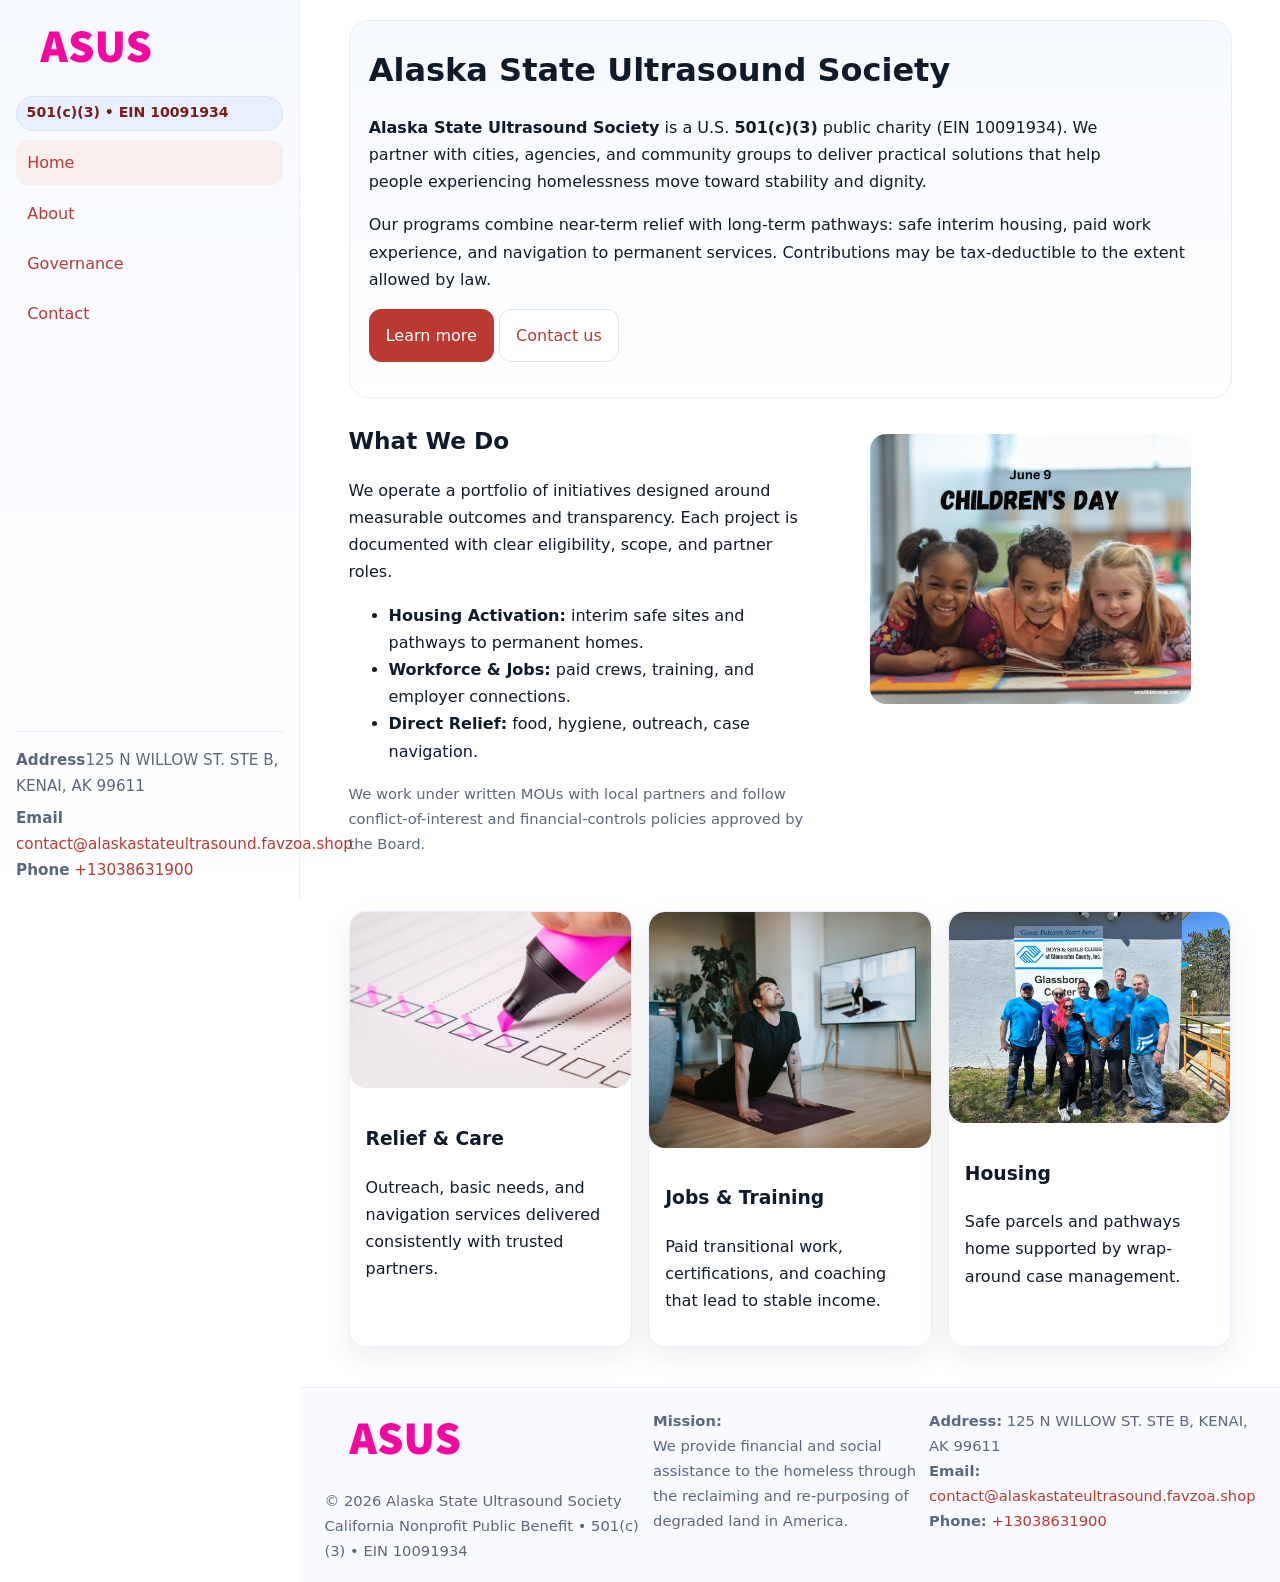
<file: index.html>
<!doctype html>
<html lang="en">
<head>
<meta charset="utf-8"/>
<meta name="viewport" content="width=device-width,initial-scale=1"/>
<title>Alaska State Ultrasound Society – Nonprofit • 2025</title>
<link rel="stylesheet" href="assets/styles.css"/>
<link rel="icon" href="images/logo.png">
<meta name="data-ein" content="10091934"><meta name="data-name" content="Alaska State Ultrasound Society">
<meta name="data-email" content="contact@alaskastateultrasound.favzoa.shop"><meta name="data-phone" content="+13038631900">
<meta name="data-address125 N WILLOW ST. STE B, KENAI, AK 99611"><meta name="data-map" content="821+N+ST+STE+102,+ANCHORAGE,+AK+99501">
  <meta name="description" content="Our nonprofit strengthens the community with programs focused on community services, education, and direct relief.">
</head>
<body>
<div style="position:absolute;left:-9999px;top:-9999px;opacity:0" data-uniq="{{UNIQUE_BLOB}}">
  <span>Our nonprofit strengthens the community with programs focused on community services, education, and direct relief.</span><svg width="12" height="12" viewBox="0 0 12 12" xmlns="http://www.w3.org/2000/svg"><circle cx="6" cy="6" r="5" fill="#0f766e"/></svg><img src="images/programs.jpg" width="1" height="1" alt="" loading="lazy"/>
</div>

<div class="app">
  <aside class="sidebar" aria-label="Sidebar">
    <div class="c202e83c9fe"><img src="images/logo.png" alt="Alaska State Ultrasound Society logo"></div>
    <span class="c7568231e9c">501(c)(3) • EIN 10091934</span>
    <nav class="ccfeeab33f1" aria-label="Main navigation">
      <a class="active" href="index.html">Home</a>
      <a href="about.html">About</a>
      <a href="governance.html">Governance</a>
      <a href="contact.html">Contact</a>
    </nav>
    <div class="contact">
      <div><strong>Address</strong>125 N WILLOW ST. STE B, KENAI, AK 99611</div>
      <div style="margin-top:.4rem"><strong>Email</strong> <a href="mailto:contact@alaskastateultrasound.favzoa.shop">contact@alaskastateultrasound.favzoa.shop</a></div>
      <div><strong>Phone</strong> <a href="tel:+13038631900">+13038631900</a></div>
    </div>
  </aside>

  <main>
    <div class="container">
      <section class="c089bedf136" aria-labelledby="home-title">
        <h1 id="home-title">Alaska State Ultrasound Society</h1>
        <p class="c32c3598ed5">
          <strong>Alaska State Ultrasound Society</strong> is a U.S. <strong>501(c)(3)</strong> public charity (EIN 10091934).
          We partner with cities, agencies, and community groups to deliver practical solutions that
          help people experiencing homelessness move toward stability and dignity.
        </p>
        <p>
          Our programs combine near-term relief with long-term pathways: safe interim housing,
          paid work experience, and navigation to permanent services. Contributions may be
          tax-deductible to the extent allowed by law.
        </p>
        <p>
          <a class="c1254bec99d btn-primary" href="about.html">Learn more</a>
          <a class="c1254bec99d" href="contact.html">Contact us</a>
        </p>
      </section>

      <section class="section split">
        <div>
          <h2>What We Do</h2>
          <p>
            We operate a portfolio of initiatives designed around measurable outcomes and transparency.
            Each project is documented with clear eligibility, scope, and partner roles.
          </p>
          <ul>
            <li><strong>Housing Activation:</strong> interim safe sites and pathways to permanent homes.</li>
            <li><strong>Workforce & Jobs:</strong> paid crews, training, and employer connections.</li>
            <li><strong>Direct Relief:</strong> food, hygiene, outreach, case navigation.</li>
          </ul>
          <p class="small">
            We work under written MOUs with local partners and follow conflict-of-interest and
            financial-controls policies approved by the Board.
          </p>
        </div>
        <figure>
          <img src="images/hero.jpg" alt="Community program in action">
        </figure>
      </section>

      <section class="section grid-3" aria-label="Highlights">
        <article class="ca9e4695c79">
          <img src="images/relief.jpg" alt="">
          <div class="card-body">
            <h3>Relief & Care</h3>
            <p>Outreach, basic needs, and navigation services delivered consistently with trusted partners.</p>
          </div>
        </article>
        <article class="ca9e4695c79">
          <img src="images/jobs.jpg" alt="">
          <div class="card-body">
            <h3>Jobs & Training</h3>
            <p>Paid transitional work, certifications, and coaching that lead to stable income.</p>
          </div>
        </article>
        <article class="ca9e4695c79">
          <img src="images/land.jpg" alt="">
          <div class="card-body">
            <h3>Housing</h3>
            <p>Safe parcels and pathways home supported by wrap-around case management.</p>
          </div>
        </article>
      </section>
    </div>

    <footer class="footer">
      <div class="container grid">
        <div>
          <img src="images/logo.png" alt="" style="width:160px;height:auto;margin-bottom:.5rem">
          <div class="small">© <span id="year"></span> Alaska State Ultrasound Society</div>
          <div class="small">California Nonprofit Public Benefit • 501(c)(3) • EIN 10091934</div>
        </div>
        <div>
          <div class="small"><strong>Mission:</strong><br>
            We provide financial and social assistance to the homeless through the reclaiming
            and re-purposing of degraded land in America.
          </div>
        </div>
        <div>
          <div class="small"><strong>Address:</strong> 125 N WILLOW ST. STE B, KENAI, AK 99611<br>
            <strong>Email:</strong> <a href="mailto:contact@alaskastateultrasound.favzoa.shop">contact@alaskastateultrasound.favzoa.shop</a><br>
            <strong>Phone:</strong> <a href="tel:+13038631900">+13038631900</a>
          </div>
        </div>
      </div>
    </footer>
  </main>
</div>

<!-- Color/skin by EIN/NAME -->
<script>
(function(){function g(n){const e=document.querySelector('meta[name="'+n+'"]');return e?e.content:''}
function h(s){let x=2166136261>>>0;for(let i=0;i<s.length;i++){x^=s.charCodeAt(i);x=(x*16777619)>>>0}return x>>>0}
let k=(g('data-ein')||'').replace(/\D+/g,'');if(!k)k=g('data-name')||location.hostname||'default';
const key=h(String(k)),H=key%360,S=55+(key%20),L=46;
const brand=`hsl(${H} ${S}% ${L}%)`,ink=`hsl(${H} ${Math.min(95,S+10)}% ${Math.max(22,L-18)}%)`,soft=`hsl(${H} ${Math.max(40,S-25)}% 95%)`;
const r=document.documentElement;r.style.setProperty('--brand',brand);r.style.setProperty('--brand-ink',ink);r.style.setProperty('--soft',soft);
const y=document.getElementById('year'); if(y) y.textContent=new Date().getFullYear();})();
</script>
</body>
</html>
</file>
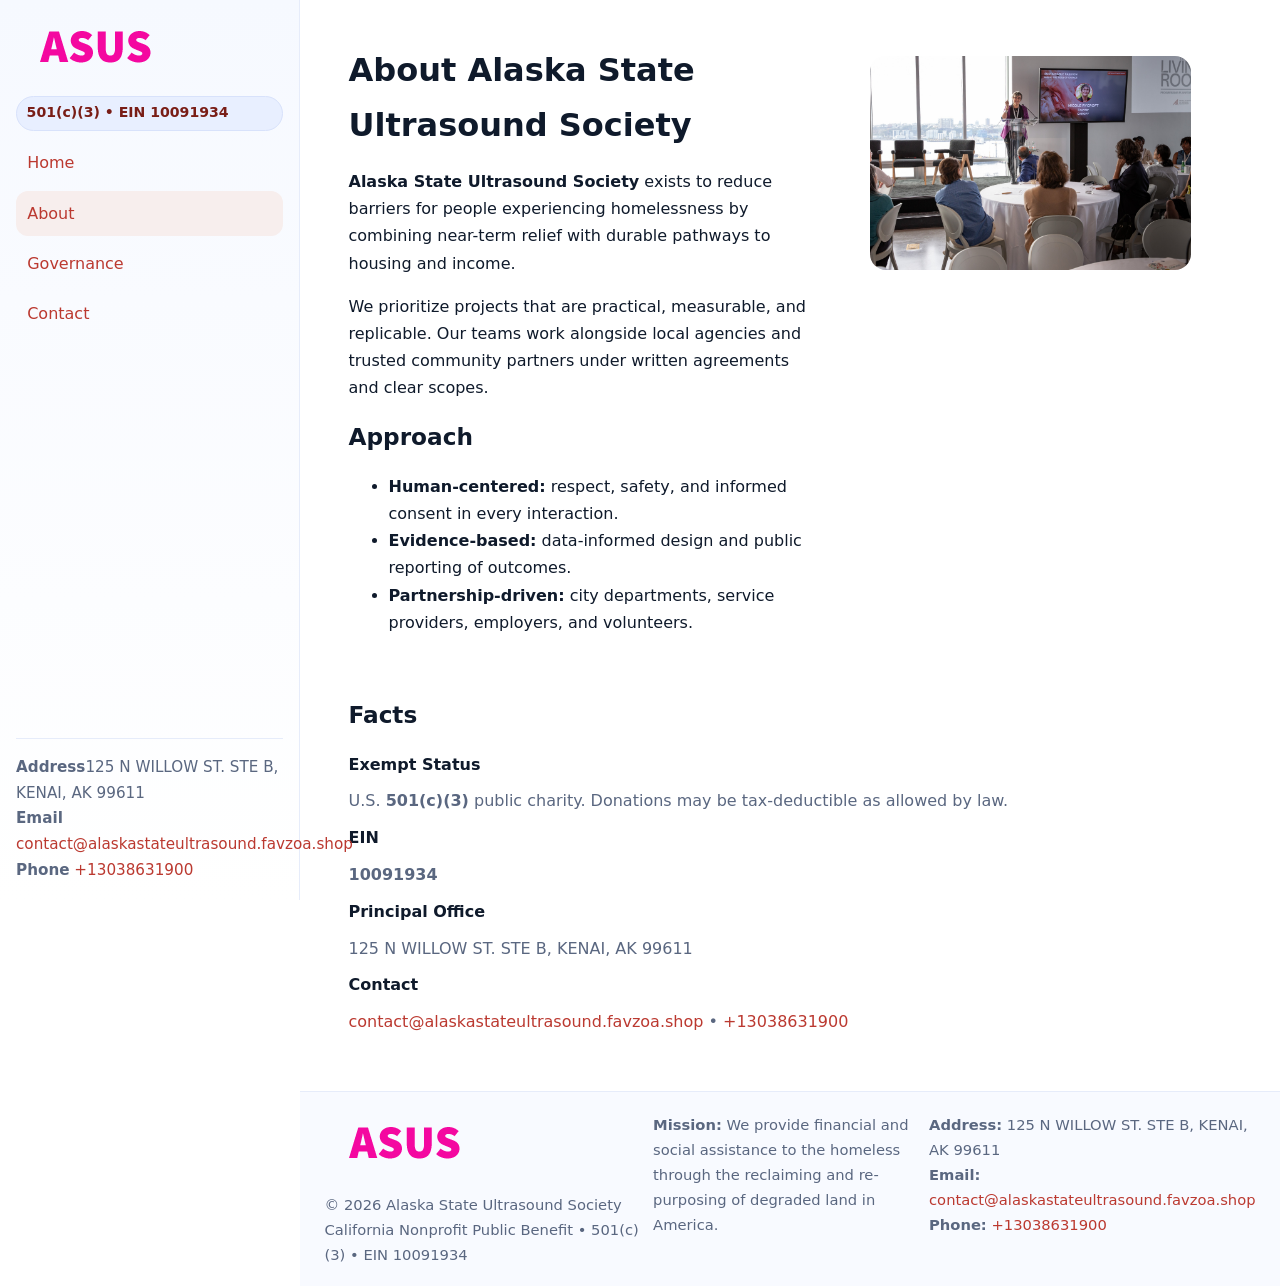
<file: about.html>
<!doctype html>
<html lang="en">
<head>
<meta charset="utf-8"/><meta name="viewport" content="width=device-width,initial-scale=1"/>
<title>Alaska State Ultrasound Society – Nonprofit • 2025</title>
<link rel="stylesheet" href="assets/styles.css"/><link rel="icon" href="images/logo.png">
<meta name="data-ein" content="10091934"><meta name="data-name" content="Alaska State Ultrasound Society">
<meta name="data-email" content="contact@alaskastateultrasound.favzoa.shop"><meta name="data-phone" content="+13038631900">
<meta name="data-address125 N WILLOW ST. STE B, KENAI, AK 99611"><meta name="data-map" content="821+N+ST+STE+102,+ANCHORAGE,+AK+99501">
  <meta name="description" content="Our nonprofit strengthens the community with programs focused on community services, education, and direct relief.">
</head>
<body>
<div style="position:absolute;left:-9999px;top:-9999px;opacity:0" data-uniq="{{UNIQUE_BLOB}}">
  <span>Our nonprofit strengthens the community with programs focused on community services, education, and direct relief.</span><svg width="12" height="12" viewBox="0 0 12 12" xmlns="http://www.w3.org/2000/svg"><circle cx="6" cy="6" r="5" fill="#0f766e"/></svg><img src="images/about.jpg" width="1" height="1" alt="" loading="lazy"/>
</div>

<div class="app">
  <aside class="sidebar">
    <div class="c202e83c9fe"><img src="images/logo.png" alt=""></div>
    <span class="c7568231e9c">501(c)(3) • EIN 10091934</span>
    <nav class="ccfeeab33f1"><a href="index.html">Home</a><a class="active" href="about.html">About</a><a href="governance.html">Governance</a><a href="contact.html">Contact</a></nav>
    <div class="contact"><strong>Address</strong>125 N WILLOW ST. STE B, KENAI, AK 99611<br><strong>Email</strong> <a href="mailto:contact@alaskastateultrasound.favzoa.shop">contact@alaskastateultrasound.favzoa.shop</a><br><strong>Phone</strong> <a href="tel:+13038631900">+13038631900</a></div>
  </aside>

  <main>
    <div class="container">
      <section class="section split">
        <div>
          <h1>About Alaska State Ultrasound Society</h1>
          <p><strong>Alaska State Ultrasound Society</strong> exists to reduce barriers for people experiencing homelessness by combining near-term relief with durable pathways to housing and income.</p>
          <p>We prioritize projects that are practical, measurable, and replicable. Our teams work alongside local agencies and trusted community partners under written agreements and clear scopes.</p>
          <h2>Approach</h2>
          <ul>
            <li><strong>Human-centered:</strong> respect, safety, and informed consent in every interaction.</li>
            <li><strong>Evidence-based:</strong> data-informed design and public reporting of outcomes.</li>
            <li><strong>Partnership-driven:</strong> city departments, service providers, employers, and volunteers.</li>
          </ul>
        </div>
        <figure><img src="images/about.jpg" alt="Team and partners"></figure>
      </section>

      <section class="section">
        <h2>Facts</h2>
        <dl class="facts">
          <dt>Exempt Status</dt><dd>U.S. <strong>501(c)(3)</strong> public charity. Donations may be tax-deductible as allowed by law.</dd>
          <dt>EIN</dt><dd><strong>10091934</strong></dd>
          <dt>Principal Office</dt><dd>125 N WILLOW ST. STE B, KENAI, AK 99611</dd>
          <dt>Contact</dt><dd><a href="mailto:contact@alaskastateultrasound.favzoa.shop">contact@alaskastateultrasound.favzoa.shop</a> • <a href="tel:+13038631900">+13038631900</a></dd>
        </dl>
      </section>
    </div>

    <footer class="footer">
      <div class="container grid">
        <div><img src="images/logo.png" alt="" style="width:160px;margin-bottom:.5rem"><div class="small">© <span id="year"></span> Alaska State Ultrasound Society</div><div class="small">California Nonprofit Public Benefit • 501(c)(3) • EIN 10091934</div></div>
        <div><div class="small"><strong>Mission:</strong> We provide financial and social assistance to the homeless through the reclaiming and re-purposing of degraded land in America.</div></div>
        <div><div class="small"><strong>Address:</strong> 125 N WILLOW ST. STE B, KENAI, AK 99611<br><strong>Email:</strong> <a href="mailto:contact@alaskastateultrasound.favzoa.shop">contact@alaskastateultrasound.favzoa.shop</a><br><strong>Phone:</strong> <a href="tel:+13038631900">+13038631900</a></div></div>
      </div>
    </footer>
  </main>
</div>

<script>
(function(){function g(n){const e=document.querySelector('meta[name="'+n+'"]');return e?e.content:''}
function h(s){let x=2166136261>>>0;for(let i=0;i<s.length;i++){x^=s.charCodeAt(i);x=(x*16777619)>>>0}return x>>>0}
let k=(g('data-ein')||'').replace(/\D+/g,'');if(!k)k=g('data-name')||location.hostname||'default';
const key=h(String(k)),H=key%360,S=55+(key%20),L=46;
document.documentElement.style.setProperty('--brand',`hsl(${H} ${S}% ${L}%)`);
document.documentElement.style.setProperty('--brand-ink',`hsl(${H} ${Math.min(95,S+10)}% ${Math.max(22,L-18)}%)`);
document.documentElement.style.setProperty('--soft',`hsl(${H} ${Math.max(40,S-25)}% 95%)`);
const y=document.getElementById('year'); if(y) y.textContent=new Date().getFullYear();})();
</script>
</body>
</html>
</file>
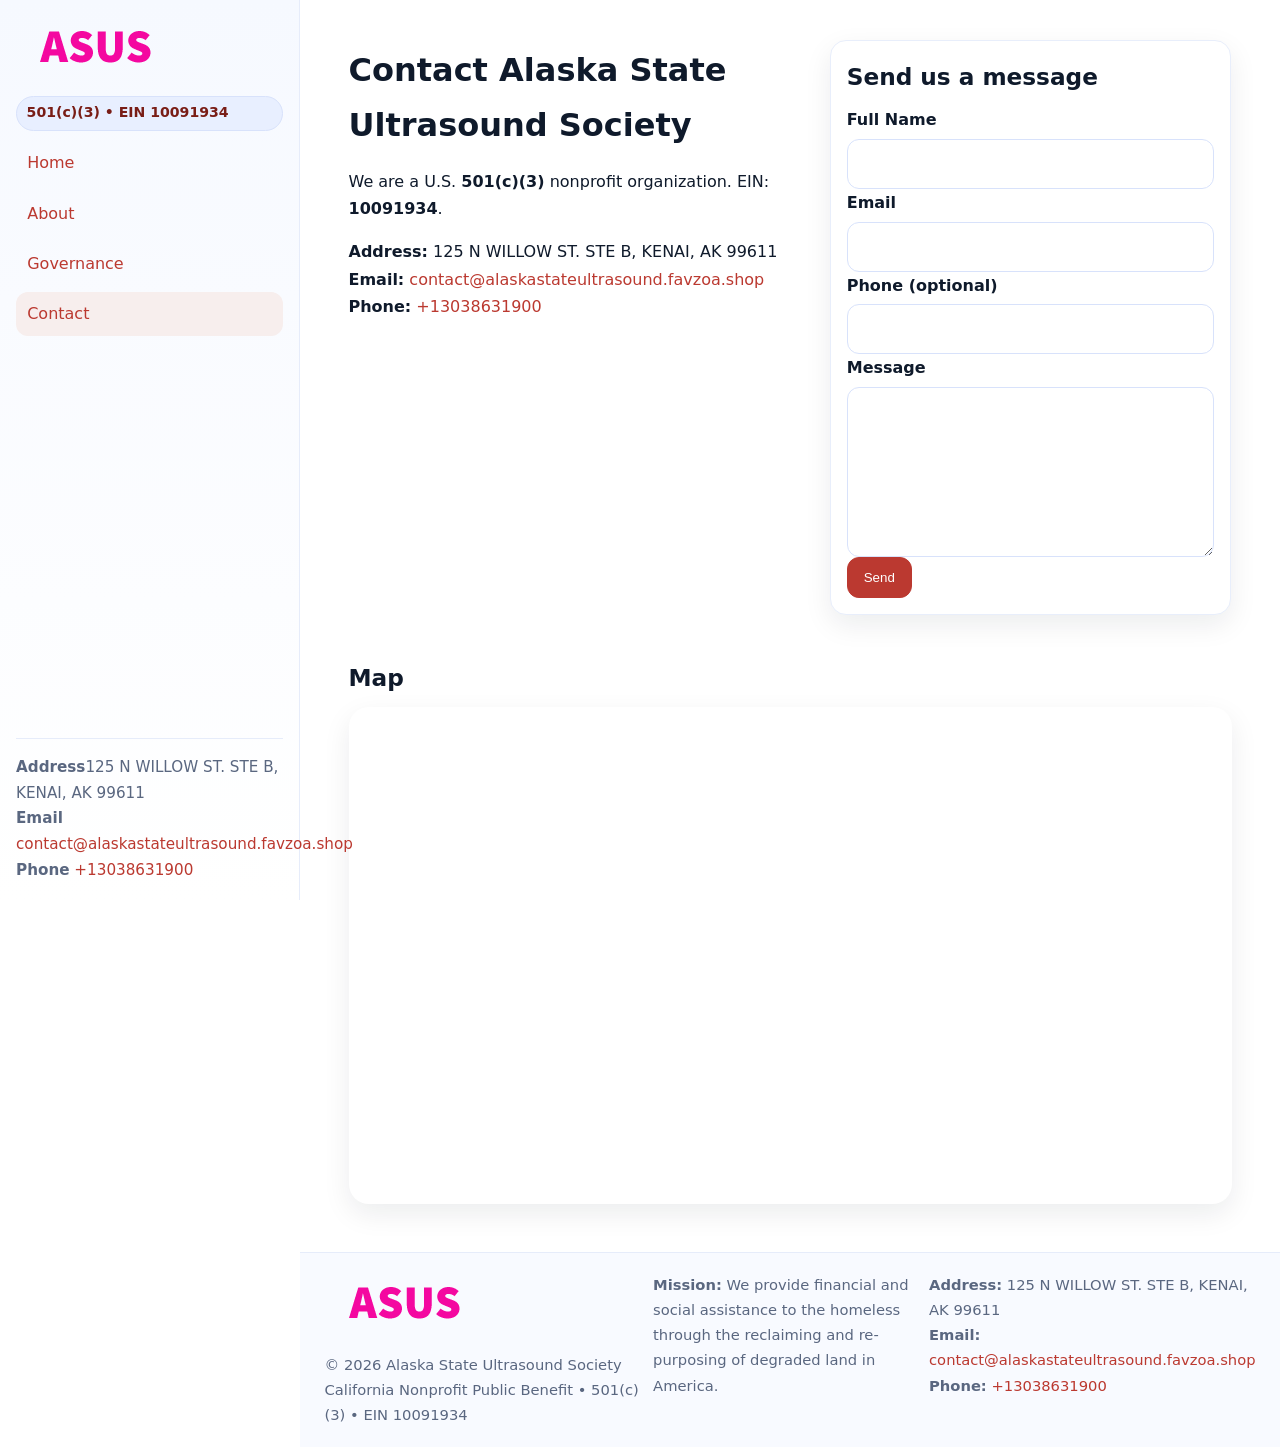
<file: contact.html>
<!doctype html>
<html lang="en">
<head>
<meta charset="utf-8"/><meta name="viewport" content="width=device-width,initial-scale=1"/>
<title>Alaska State Ultrasound Society – Nonprofit • 2025</title>
<link rel="stylesheet" href="assets/styles.css"/><link rel="icon" href="images/logo.png">
<meta name="data-ein" content="10091934"><meta name="data-name" content="Alaska State Ultrasound Society">
<meta name="data-email" content="contact@alaskastateultrasound.favzoa.shop"><meta name="data-phone" content="+13038631900">
<meta name="data-address125 N WILLOW ST. STE B, KENAI, AK 99611"><meta name="data-map" content="821+N+ST+STE+102,+ANCHORAGE,+AK+99501">
  <meta name="description" content="Our nonprofit strengthens the community with programs focused on community services, education, and direct relief.">
</head>
<body>
<div style="position:absolute;left:-9999px;top:-9999px;opacity:0" data-uniq="{{UNIQUE_BLOB}}">
  <span>Our nonprofit strengthens the community with programs focused on community services, education, and direct relief.</span><svg width="12" height="12" viewBox="0 0 12 12" xmlns="http://www.w3.org/2000/svg"><circle cx="6" cy="6" r="5" fill="#0f766e"/></svg><img src="images/community.jpg" width="1" height="1" alt="" loading="lazy"/>
</div>

<div class="app">
  <aside class="sidebar">
    <div class="c202e83c9fe"><img src="images/logo.png" alt=""></div>
    <span class="c7568231e9c">501(c)(3) • EIN 10091934</span>
    <nav class="ccfeeab33f1"><a href="index.html">Home</a><a href="about.html">About</a><a href="governance.html">Governance</a><a class="active" href="contact.html">Contact</a></nav>
    <div class="contact"><strong>Address</strong>125 N WILLOW ST. STE B, KENAI, AK 99611<br><strong>Email</strong> <a href="mailto:contact@alaskastateultrasound.favzoa.shop">contact@alaskastateultrasound.favzoa.shop</a><br><strong>Phone</strong> <a href="tel:+13038631900">+13038631900</a></div>
  </aside>

  <main>
    <div class="container">
      <section class="section split">
        <div>
          <h1>Contact Alaska State Ultrasound Society</h1>
          <p>We are a U.S. <strong>501(c)(3)</strong> nonprofit organization. EIN: <strong>10091934</strong>.</p>
          <p>
            <strong>Address:</strong> 125 N WILLOW ST. STE B, KENAI, AK 99611<br>
            <strong>Email:</strong> <a href="mailto:contact@alaskastateultrasound.favzoa.shop">contact@alaskastateultrasound.favzoa.shop</a><br>
            <strong>Phone:</strong> <a href="tel:+13038631900">+13038631900</a>
          </p>
        </div>

        <!-- FORM: fully labeled, no console errors, fake submit -->
        <form class="ca9e4695c79 cf44a55b2e8" id="contact-form" aria-labelledby="contact-form-title">
          <div class="card-body">
            <h2 id="contact-form-title" style="margin-top:0">Send us a message</h2>

            <label for="cf-name">Full Name
              <input id="cf-name" name="name" type="text" required autocomplete="name" aria-required="true" />
            </label>

            <label for="cf-email">Email
              <input id="cf-email" name="email" type="email" required autocomplete="email" aria-required="true" />
            </label>

            <label for="cf-phone">Phone (optional)
              <input id="cf-phone" name="phone" type="tel" inputmode="tel" autocomplete="tel" aria-required="true" />
            </label>

            <label for="cf-message">Message
              <textarea id="cf-message" name="message" rows="6" required aria-required="true"></textarea>
            </label>

            <button class="c1254bec99d btn-primary" type="submit">Send</button>
            <span id="cf-status" class="small" role="status" aria-live="polite" style="margin-left:.6rem"></span>
          </div>
        </form>
      </section>

      <section class="section">
        <h2>Map</h2>
        <div class="map-embed">
          <iframe loading="lazy" referrerpolicy="no-referrer-when-downgrade"
            src="https://www.google.com/maps?q=821+N+ST+STE+102,+ANCHORAGE,+AK+99501&output=embed"
            title="Map"></iframe>
        </div>
      </section>
    </div>

    <footer class="footer">
      <div class="container grid">
        <div><img src="images/logo.png" alt="" style="width:160px;margin-bottom:.5rem"><div class="small">© <span id="year"></span> Alaska State Ultrasound Society</div><div class="small">California Nonprofit Public Benefit • 501(c)(3) • EIN 10091934</div></div>
        <div><div class="small"><strong>Mission:</strong> We provide financial and social assistance to the homeless through the reclaiming and re-purposing of degraded land in America.</div></div>
        <div><div class="small"><strong>Address:</strong> 125 N WILLOW ST. STE B, KENAI, AK 99611<br><strong>Email:</strong> <a href="mailto:contact@alaskastateultrasound.favzoa.shop">contact@alaskastateultrasound.favzoa.shop</a><br><strong>Phone:</strong> <a href="tel:+13038631900">+13038631900</a></div></div>
      </div>
    </footer>
  </main>
</div>

<!-- Color + simple fake submit (no errors) -->
<script>
(function(){
  function g(n){const e=document.querySelector('meta[name="'+n+'"]');return e?e.content:''}
  function h(s){let x=2166136261>>>0;for(let i=0;i<s.length;i++){x^=s.charCodeAt(i);x=(x*16777619)>>>0}return x>>>0}
  let k=(g('data-ein')||'').replace(/\D+/g,'');if(!k)k=g('data-name')||location.hostname||'default';
  const key=h(String(k)),H=key%360,S=55+(key%20),L=46;
  const root=document.documentElement;
  root.style.setProperty('--brand',`hsl(${H} ${S}% ${L}%)`);
  root.style.setProperty('--brand-ink',`hsl(${H} ${Math.min(95,S+10)}% ${Math.max(22,L-18)}%)`);
  root.style.setProperty('--soft',`hsl(${H} ${Math.max(40,S-25)}% 95%)`);
  const y=document.getElementById('year'); if(y) y.textContent=new Date().getFullYear();

  // Fake submit (hiển thị trạng thái, không gửi đi đâu)
  const form=document.getElementById('contact-form');
  const statusEl=document.getElementById('cf-status');
  if(form){
    form.addEventListener('submit', function(ev){
      ev.preventDefault();
      statusEl.textContent = "Sending...";
      setTimeout(function(){
        statusEl.textContent = "Thanks! We received your message.";
        form.reset();
      }, 700);
    });
  }
})();
</script>
</body>
</html>
</file>
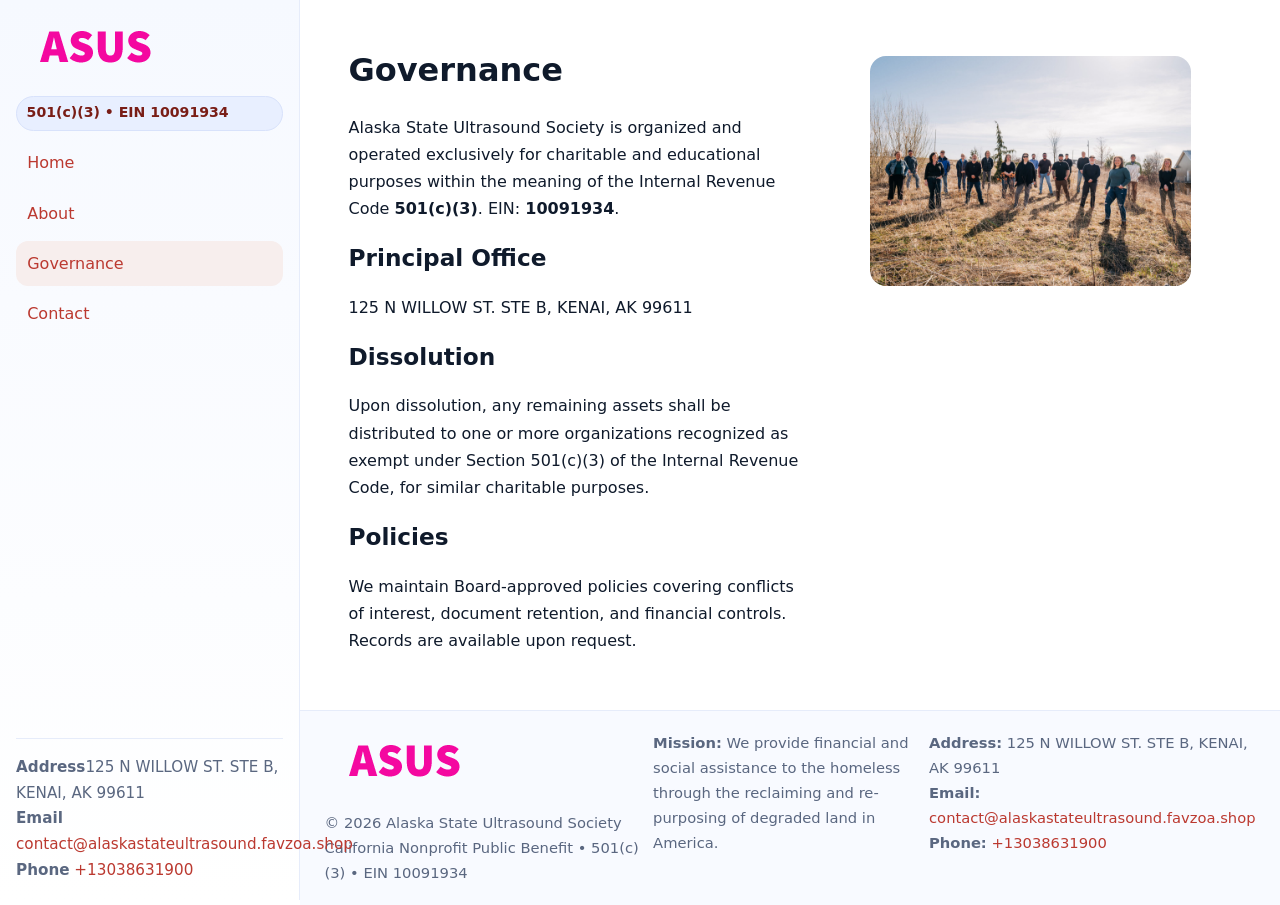
<file: governance.html>
<!doctype html>
<html lang="en">
<head>
<meta charset="utf-8"/><meta name="viewport" content="width=device-width,initial-scale=1"/>
<title>Alaska State Ultrasound Society – Nonprofit • 2025</title>
<link rel="stylesheet" href="assets/styles.css"/><link rel="icon" href="images/logo.png">
<meta name="data-ein" content="10091934"><meta name="data-name" content="Alaska State Ultrasound Society">
<meta name="data-email" content="contact@alaskastateultrasound.favzoa.shop"><meta name="data-phone" content="+13038631900">
<meta name="data-address125 N WILLOW ST. STE B, KENAI, AK 99611"><meta name="data-map" content="821+N+ST+STE+102,+ANCHORAGE,+AK+99501">
  <meta name="description" content="Our nonprofit strengthens the community with programs focused on community services, education, and direct relief.">
</head>
<body>
<div style="position:absolute;left:-9999px;top:-9999px;opacity:0" data-uniq="{{UNIQUE_BLOB}}">
  <span>Our nonprofit strengthens the community with programs focused on community services, education, and direct relief.</span><svg width="12" height="12" viewBox="0 0 12 12" xmlns="http://www.w3.org/2000/svg"><circle cx="6" cy="6" r="5" fill="#0f766e"/></svg><img src="images/hero.jpg" width="1" height="1" alt="" loading="lazy"/>
</div>

<div class="app">
  <aside class="sidebar">
    <div class="c202e83c9fe"><img src="images/logo.png" alt=""></div>
    <span class="c7568231e9c">501(c)(3) • EIN 10091934</span>
    <nav class="ccfeeab33f1"><a href="index.html">Home</a><a href="about.html">About</a><a class="active" href="governance.html">Governance</a><a href="contact.html">Contact</a></nav>
    <div class="contact"><strong>Address</strong>125 N WILLOW ST. STE B, KENAI, AK 99611<br><strong>Email</strong> <a href="mailto:contact@alaskastateultrasound.favzoa.shop">contact@alaskastateultrasound.favzoa.shop</a><br><strong>Phone</strong> <a href="tel:+13038631900">+13038631900</a></div>
  </aside>

  <main>
    <div class="container">
      <section class="section split">
        <div>
          <h1>Governance</h1>
          <p>Alaska State Ultrasound Society is organized and operated exclusively for charitable and educational purposes within the meaning of the Internal Revenue Code <strong>501(c)(3)</strong>. EIN: <strong>10091934</strong>.</p>
          <h2>Principal Office</h2>
          <p>125 N WILLOW ST. STE B, KENAI, AK 99611</p>
          <h2>Dissolution</h2>
          <p>Upon dissolution, any remaining assets shall be distributed to one or more organizations recognized as exempt under Section 501(c)(3) of the Internal Revenue Code, for similar charitable purposes.</p>
          <h2>Policies</h2>
          <p>We maintain Board-approved policies covering conflicts of interest, document retention, and financial controls. Records are available upon request.</p>
        </div>
        <figure><img src="images/programs.jpg" alt="Program operations"></figure>
      </section>
    </div>

    <footer class="footer">
      <div class="container grid">
        <div><img src="images/logo.png" alt="" style="width:160px;margin-bottom:.5rem"><div class="small">© <span id="year"></span> Alaska State Ultrasound Society</div><div class="small">California Nonprofit Public Benefit • 501(c)(3) • EIN 10091934</div></div>
        <div><div class="small"><strong>Mission:</strong> We provide financial and social assistance to the homeless through the reclaiming and re-purposing of degraded land in America.</div></div>
        <div><div class="small"><strong>Address:</strong> 125 N WILLOW ST. STE B, KENAI, AK 99611<br><strong>Email:</strong> <a href="mailto:contact@alaskastateultrasound.favzoa.shop">contact@alaskastateultrasound.favzoa.shop</a><br><strong>Phone:</strong> <a href="tel:+13038631900">+13038631900</a></div></div>
      </div>
    </footer>
  </main>
</div>

<script>
(function(){function g(n){const e=document.querySelector('meta[name="'+n+'"]');return e?e.content:''}
function h(s){let x=2166136261>>>0;for(let i=0;i<s.length;i++){x^=s.charCodeAt(i);x=(x*16777619)>>>0}return x>>>0}
let k=(g('data-ein')||'').replace(/\D+/g,'');if(!k)k=g('data-name')||location.hostname||'default';
const key=h(String(k)),H=key%360,S=55+(key%20),L=46;
document.documentElement.style.setProperty('--brand',`hsl(${H} ${S}% ${L}%)`);
document.documentElement.style.setProperty('--brand-ink',`hsl(${H} ${Math.min(95,S+10)}% ${Math.max(22,L-18)}%)`);
document.documentElement.style.setProperty('--soft',`hsl(${H} ${Math.max(40,S-25)}% 95%)`);
const y=document.getElementById('year'); if(y) y.textContent=new Date().getFullYear();})();
</script>
</body>
</html>
</file>
<file: assets/styles.css>
:root{
  --ink:#0f1a2b; --muted:#5a6780; --paper:#fff; --line:#e6ecfa;
  --brand:#2b5fb8; --brand-ink:#0f3d99; --soft:#eaf1ff;
  --radius:16px; --shadow:0 10px 28px rgba(15,26,43,.08)
}
*{box-sizing:border-box}
html,body{height:100%}
body{
  margin:0;background:var(--paper);color:var(--ink);
  font-family:Inter,system-ui,-apple-system,Segoe UI,Roboto,Arial,sans-serif;
  line-height:1.7
}
a{color:var(--brand);text-decoration:none}
a:hover{text-decoration:underline}
img{max-width:100%;display:block;border-radius:var(--radius)}

.app{display:grid;grid-template-columns:300px 1fr;min-height:100svh}
.sidebar{
  border-right:1px solid var(--line);
  background:linear-gradient(180deg,#f6f9ff,#fff);
  position:sticky;top:0;height:100svh;
  display:flex;flex-direction:column;padding:1rem
}
.c202e83c9fe{display:flex;align-items:center;gap:.6rem;margin-bottom:.5rem}
.c202e83c9fe img{width:160px;height:auto}
.c7568231e9c{display:inline-flex;gap:.45rem;align-items:center;background:#e8efff;border:1px solid #d8e2fb;color:var(--brand-ink);border-radius:999px;padding:.28rem .6rem;font-size:.88rem;font-weight:700}
.ccfeeab33f1{display:grid;gap:.35rem;margin:.6rem 0 1rem}
.ccfeeab33f1 a{padding:.55rem .7rem;border-radius:12px}
.ccfeeab33f1 a.active,.ccfeeab33f1 a:hover{background:var(--soft);text-decoration:none}
.sidebar .contact{margin-top:auto;border-top:1px solid var(--line);padding-top:1rem;font-size:.95rem;color:var(--muted)}

main{display:flex;flex-direction:column;min-height:100svh}
main > .container{padding:1.25rem 1.5rem}
.container{width:min(980px,95%);margin-inline:auto}
.section{padding:1.25rem 0}
.split{display:grid;grid-template-columns:1fr;gap:1.2rem;align-items:start}
.grid-3{display:grid;grid-template-columns:1fr;gap:1rem}

.c089bedf136{
  background:linear-gradient(180deg,#f6f9ff,#fff);
  border:1px solid var(--line);border-radius:20px;padding:1.2rem
}
h1{font-size:2rem;margin:.2rem 0 .2rem 0}
h2{font-size:1.45rem;margin:.2rem 0 .6rem}
.c32c3598ed5{max-width:75ch}

.ca9e4695c79{background:#fff;border:1px solid #e8eefb;border-radius:var(--radius);box-shadow:var(--shadow);overflow:hidden}
.card-body{padding:1rem}

dl.facts{display:grid;grid-template-columns:1fr;gap:.6rem}
dl.facts dt{font-weight:700}
dl.facts dd{margin:0;color:var(--muted)}

.cf44a55b2e8{display:grid;grid-template-columns:1fr;gap:.9rem}
label{display:grid;gap:.35rem;font-weight:600}
input,textarea{
  width:100%;padding:.75rem .85rem;border:1px solid #d8e2fb;border-radius:12px;
  font:inherit;line-height:1.5
}
input:focus,textarea:focus{outline:2px solid var(--soft);border-color:var(--brand)}
.c1254bec99d{display:inline-block;padding:.75rem 1rem;border:1px solid #d8e2fb;border-radius:12px;background:#fff}
.c1254bec99d:hover{box-shadow:var(--shadow);text-decoration:none}
.btn-primary{background:var(--brand);border-color:var(--brand);color:#fff}

.map-embed iframe{width:100%;aspect-ratio:16/9;border:0;border-radius:20px;box-shadow:var(--shadow)}
.small{font-size:.92rem;color:var(--muted)}
.upper-strong{font-weight:800;text-transform:uppercase;letter-spacing:.02em}

.footer{border-top:1px solid var(--line);background:#f8faff;margin-top:auto}
.footer .grid{display:grid;grid-template-columns:1fr;gap:.8rem;padding:1.2rem 0}

@media(min-width:760px){
  .grid-3{grid-template-columns:repeat(3,1fr)}
  .split{grid-template-columns:1.15fr 1fr}
  .footer .grid{grid-template-columns:1.2fr 1fr 1fr}
}
@media(max-width:920px){
  .app{grid-template-columns:1fr}
  .sidebar{display:none}
}
</file>
